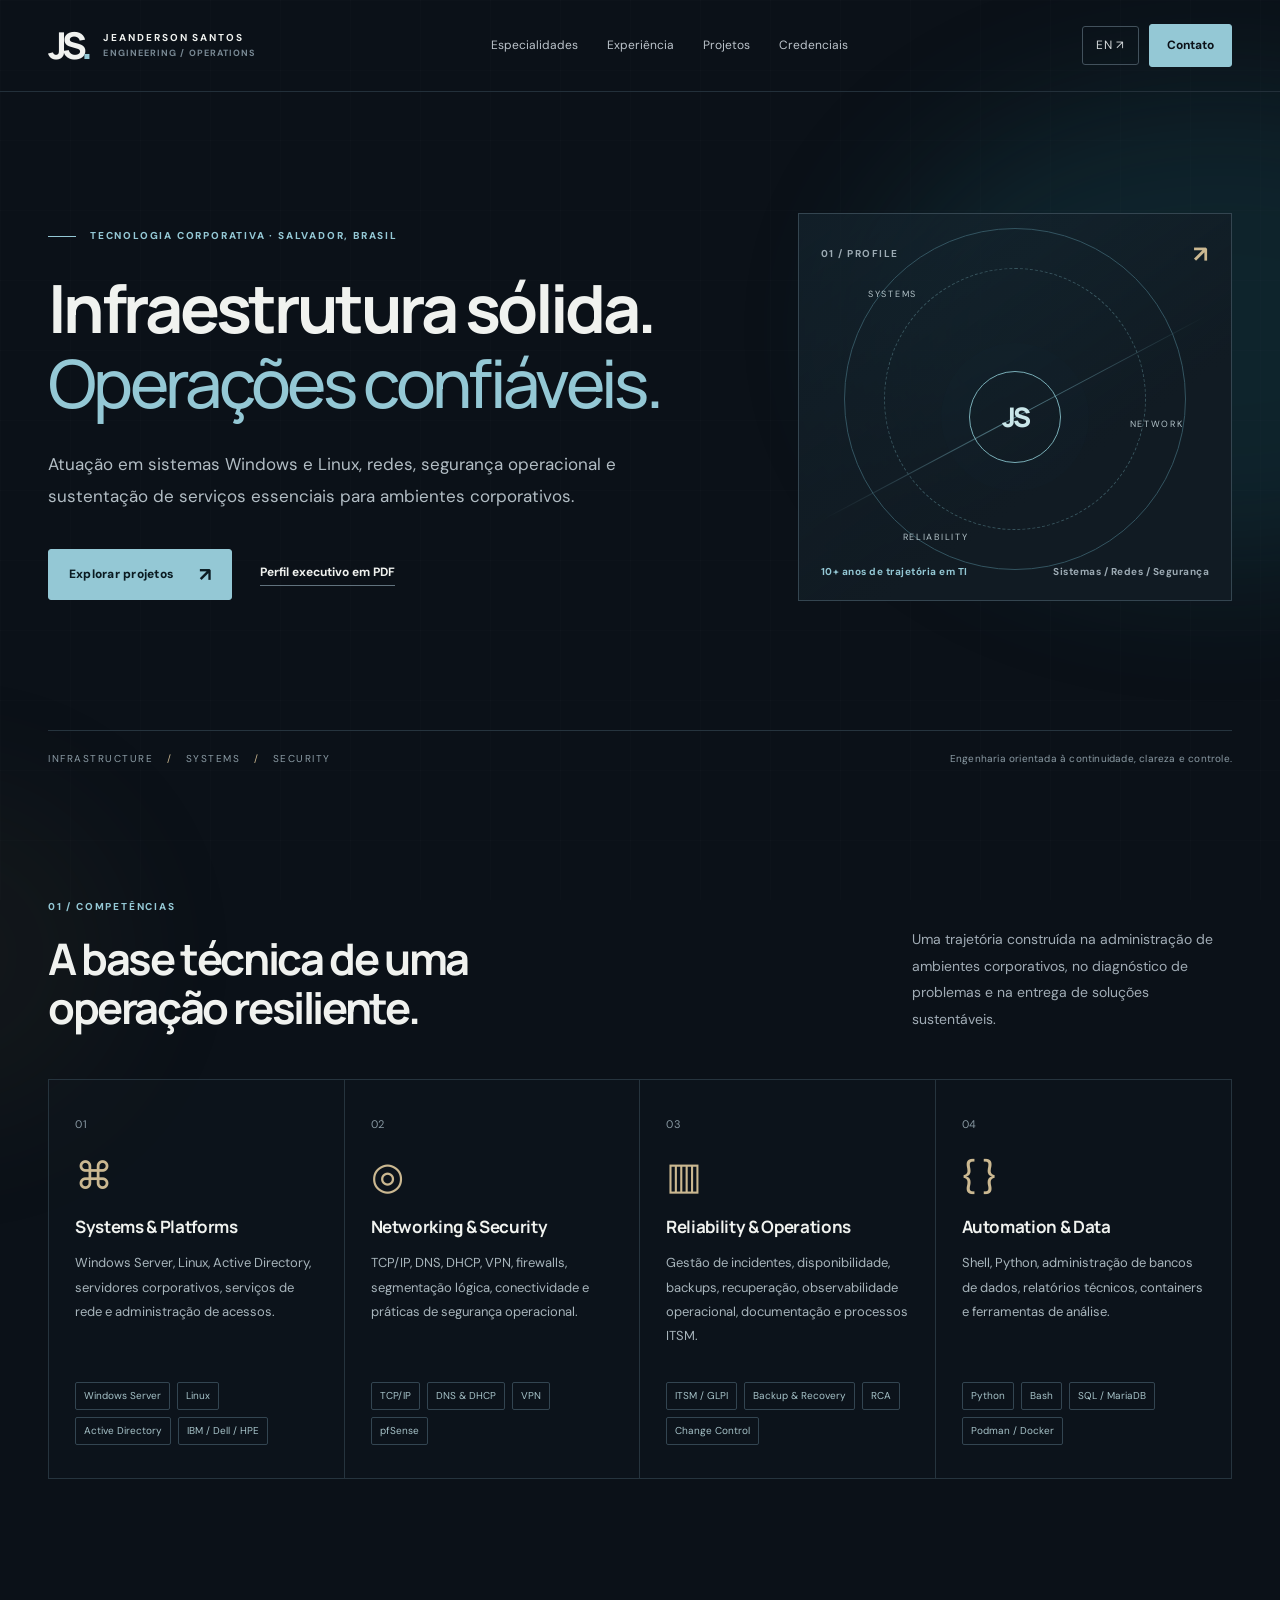
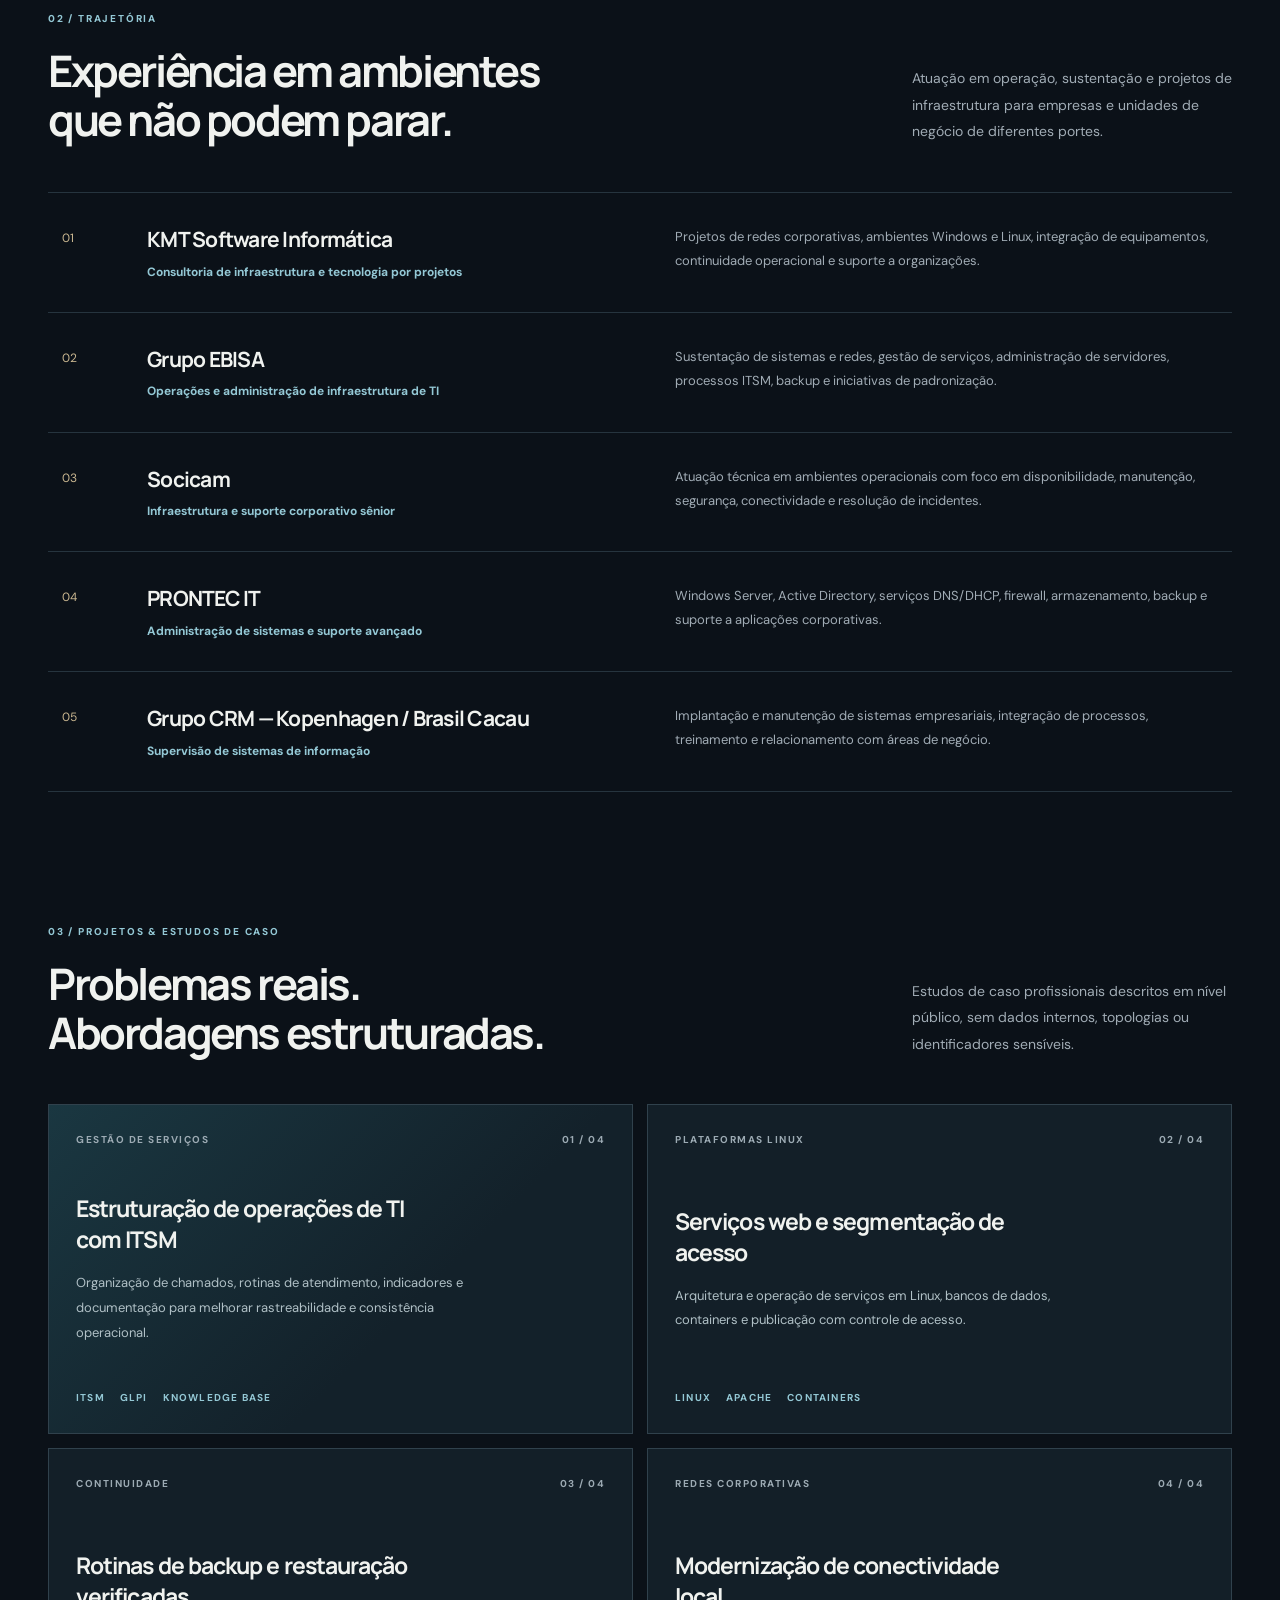
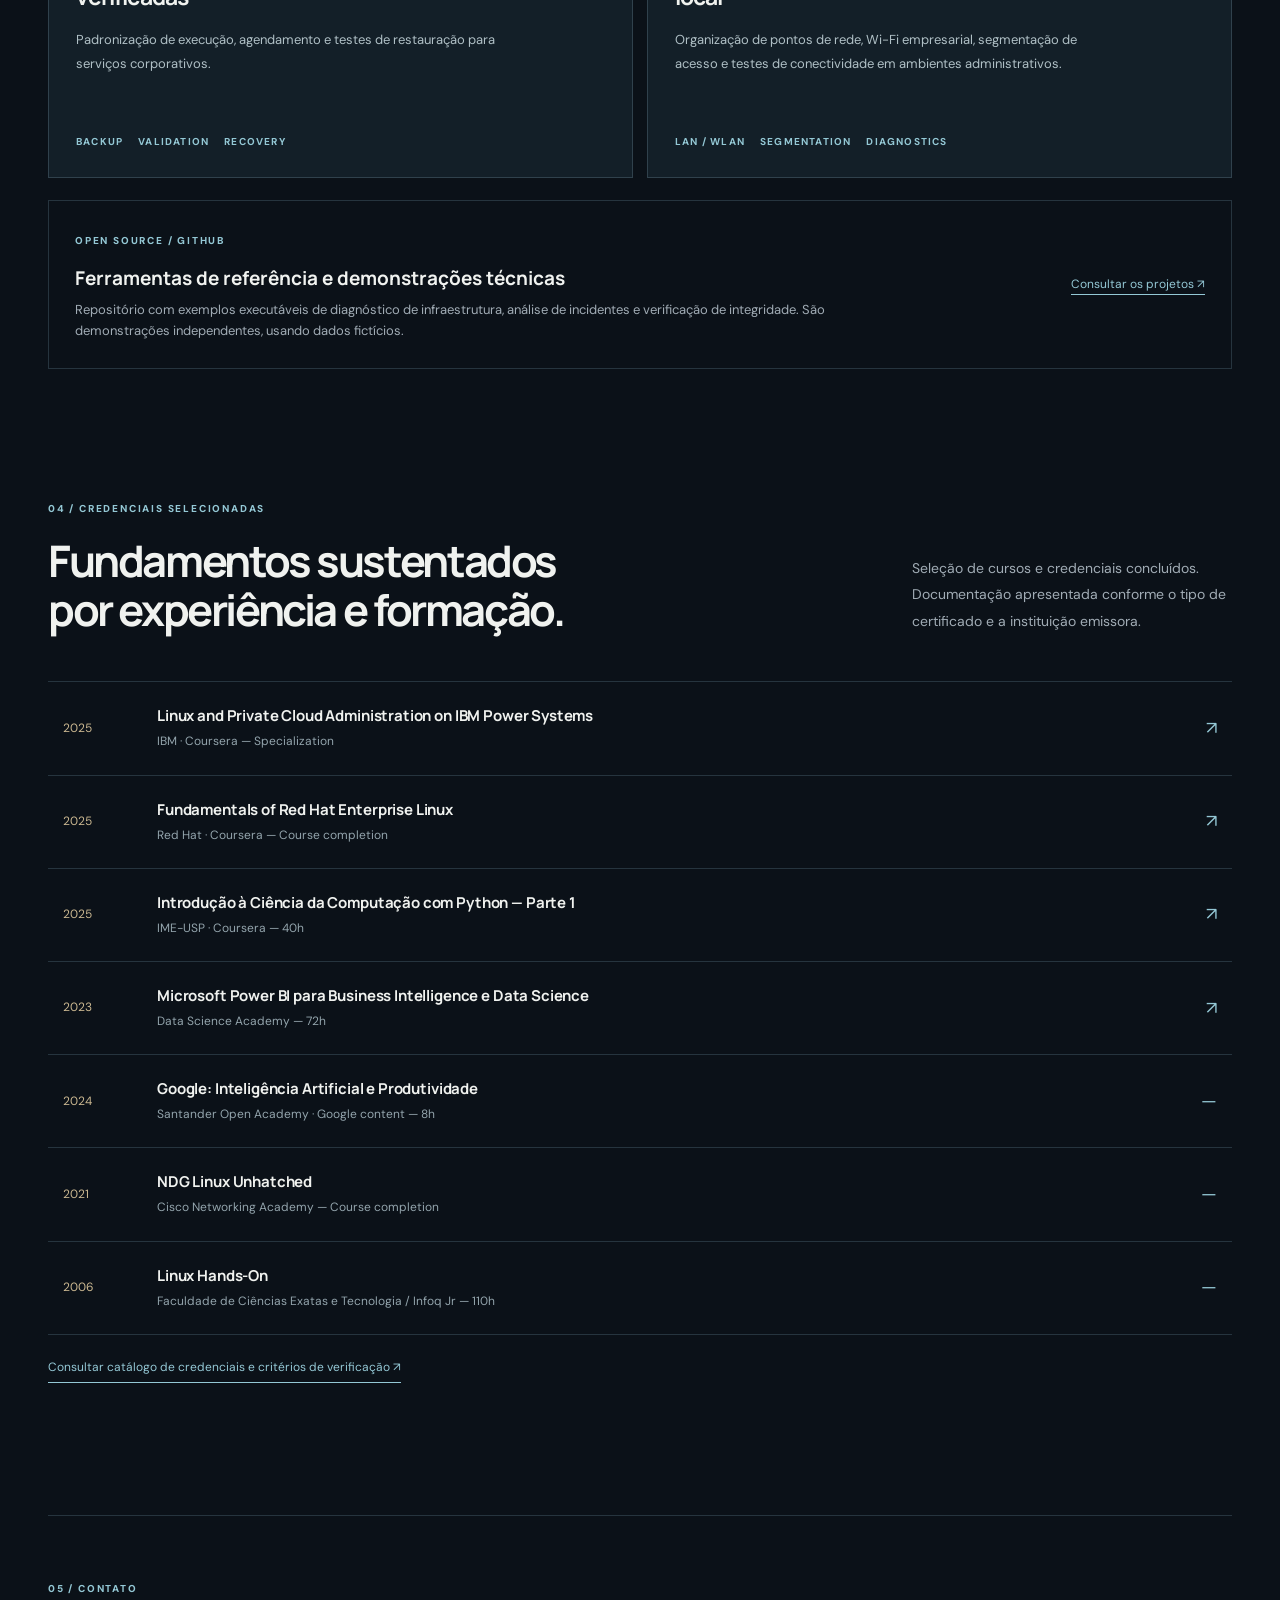
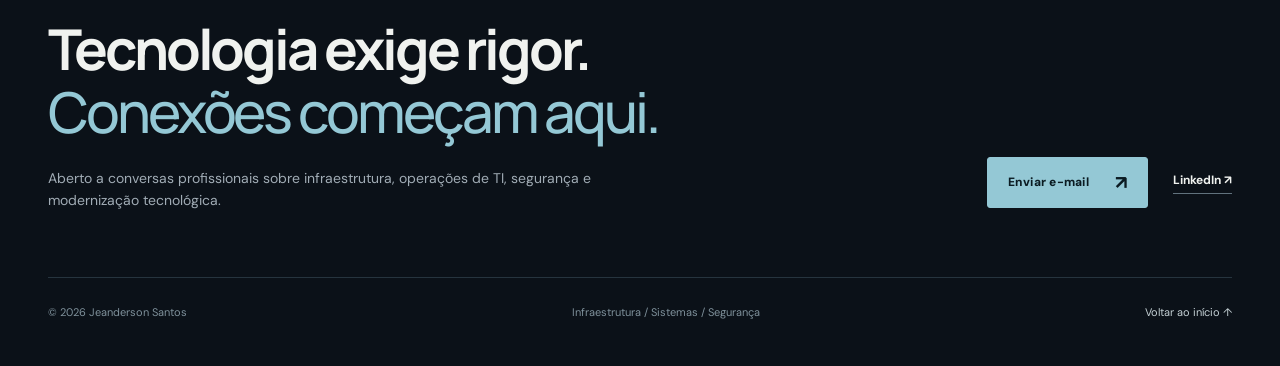
<file: index.html>
<!doctype html>
<html lang="pt-BR">
<head>
  <meta charset="UTF-8" />
  <meta name="viewport" content="width=device-width, initial-scale=1" />
  <meta name="theme-color" content="#0b1118" />
  <meta name="description" content="Jeanderson Santos — Infraestrutura e sistemas corporativos, segurança operacional, redes e automação." />
  <meta property="og:title" content="Jeanderson Santos | Infrastructure & Security" />
  <meta property="og:description" content="Systems administration, infrastructure operations, networking and security." />
  <meta property="og:type" content="website" />
  <link rel="icon" type="image/svg+xml" href="assets/img/favicon.svg" />
  <link rel="stylesheet" href="assets/css/styles.css" />
  <title>Jeanderson Santos — Infrastructure & Security</title>
</head>
<body>
<a class="skip" href="#main" data-i18n="skip">Pular para o conteúdo</a>
<div class="ambient ambient-a" aria-hidden="true"></div><div class="ambient ambient-b" aria-hidden="true"></div>
<header class="topbar">
  <a class="wordmark" href="#top" aria-label="Jeanderson Santos, início"><span class="mark">JS<span class="mark-dot">.</span></span><span class="mark-meta">JEANDERSON SANTOS<br/><small>ENGINEERING / OPERATIONS</small></span></a>
  <nav class="topnav" aria-label="Menu principal">
    <a href="#expertise" data-i18n="navExpertise">Especialidades</a>
    <a href="#work" data-i18n="navWork">Experiência</a>
    <a href="#cases" data-i18n="navCases">Projetos</a>
    <a href="#credentials" data-i18n="navCredentials">Credenciais</a>
  </nav>
  <div class="header-actions"><button class="lang" type="button" id="languageToggle" aria-label="Change language">EN <span aria-hidden="true">↗</span></button><a class="header-contact" href="#contact" data-i18n="contact">Contato</a></div>
</header>
<main id="main">
  <section class="hero shell" id="top" aria-labelledby="heroTitle">
    <div class="hero-copy">
      <div class="eyebrow"><span class="eyebrow-line"></span><span data-i18n="heroKicker">TECNOLOGIA CORPORATIVA · SALVADOR, BRASIL</span></div>
      <h1 id="heroTitle" data-i18n-html="heroTitle">Infraestrutura sólida.<br/><em>Operações confiáveis.</em></h1>
      <p class="hero-lead" data-i18n="heroLead">Atuação em sistemas Windows e Linux, redes, segurança operacional e sustentação de serviços essenciais para ambientes corporativos.</p>
      <div class="hero-actions"><a class="primary" href="#cases"><span data-i18n="explore">Explorar projetos</span> <span aria-hidden="true">↗</span></a><a class="textlink" href="resume/Jeanderson_Santos_Perfil_Executivo_PT.pdf" id="resumeLink" data-i18n="downloadResume">Perfil executivo em PDF</a></div>
    </div>
    <div class="hero-aside" aria-label="Professional summary">
      <div class="hero-side-top"><span>01 / PROFILE</span><span class="hero-sign" aria-hidden="true">↗</span></div>
      <div class="axis" aria-hidden="true"><div class="axis-core">JS</div><div class="axis-line"></div><span class="axis-t1">SYSTEMS</span><span class="axis-t2">NETWORK</span><span class="axis-t3">RELIABILITY</span></div>
      <div class="hero-side-bottom"><span class="tint" data-i18n="years">10+ anos de trajetória em TI</span><span data-i18n="heroTags">Sistemas / Redes / Segurança</span></div>
    </div>
    <div class="hero-foot"><span>INFRASTRUCTURE <span class="slim">/</span> SYSTEMS <span class="slim">/</span> SECURITY</span><span class="hero-foot-right" data-i18n="heroNote">Engenharia orientada à continuidade, clareza e controle.</span></div>
  </section>
  <section class="section shell" id="expertise"><div class="section-heading"><div><div class="section-label">01 / <span data-i18n="labelExpertise">COMPETÊNCIAS</span></div><h2 data-i18n-html="expertiseTitle">A base técnica de uma<br/>operação resiliente.</h2></div><p data-i18n="expertiseIntro">Uma trajetória construída na administração de ambientes corporativos, no diagnóstico de problemas e na entrega de soluções sustentáveis.</p></div>
    <div class="expertise-grid">
      <article class="expertise-item"><span class="expertise-index">01</span><div class="expertise-icon" aria-hidden="true">⌘</div><h3 data-i18n="systems">Systems & Platforms</h3><p data-i18n="systemsDesc">Windows Server, Linux, Active Directory, servidores corporativos, serviços de rede e administração de acessos.</p><div class="tags"><span>Windows Server</span><span>Linux</span><span>Active Directory</span><span>IBM / Dell / HPE</span></div></article>
      <article class="expertise-item"><span class="expertise-index">02</span><div class="expertise-icon" aria-hidden="true">◎</div><h3 data-i18n="network">Networking & Security</h3><p data-i18n="networkDesc">TCP/IP, DNS, DHCP, VPN, firewalls, segmentação lógica, conectividade e práticas de segurança operacional.</p><div class="tags"><span>TCP/IP</span><span>DNS & DHCP</span><span>VPN</span><span>pfSense</span></div></article>
      <article class="expertise-item"><span class="expertise-index">03</span><div class="expertise-icon" aria-hidden="true">▥</div><h3 data-i18n="reliability">Reliability & Operations</h3><p data-i18n="reliabilityDesc">Gestão de incidentes, disponibilidade, backups, recuperação, observabilidade operacional, documentação e processos ITSM.</p><div class="tags"><span>ITSM / GLPI</span><span>Backup & Recovery</span><span>RCA</span><span>Change Control</span></div></article>
      <article class="expertise-item"><span class="expertise-index">04</span><div class="expertise-icon" aria-hidden="true">{ }</div><h3 data-i18n="automation">Automation & Data</h3><p data-i18n="automationDesc">Shell, Python, administração de bancos de dados, relatórios técnicos, containers e ferramentas de análise.</p><div class="tags"><span>Python</span><span>Bash</span><span>SQL / MariaDB</span><span>Podman / Docker</span></div></article>
    </div>
  </section>
  <section class="section shell" id="work"><div class="section-heading"><div><div class="section-label">02 / <span data-i18n="labelWork">TRAJETÓRIA</span></div><h2 data-i18n-html="workTitle">Experiência em ambientes<br/>que não podem parar.</h2></div><p data-i18n="workIntro">Atuação em operação, sustentação e projetos de infraestrutura para empresas e unidades de negócio de diferentes portes.</p></div>
  <div class="timeline">
    <article class="role"><div class="role-no">01</div><div><h3>KMT Software Informática</h3><p class="role-title" data-i18n="role1">Consultoria de infraestrutura e tecnologia por projetos</p></div><p data-i18n="role1Desc">Projetos de redes corporativas, ambientes Windows e Linux, integração de equipamentos, continuidade operacional e suporte a organizações.</p></article>
    <article class="role"><div class="role-no">02</div><div><h3>Grupo EBISA</h3><p class="role-title" data-i18n="role2">Operações e administração de infraestrutura de TI</p></div><p data-i18n="role2Desc">Sustentação de sistemas e redes, gestão de serviços, administração de servidores, processos ITSM, backup e iniciativas de padronização.</p></article>
    <article class="role"><div class="role-no">03</div><div><h3>Socicam</h3><p class="role-title" data-i18n="role3">Infraestrutura e suporte corporativo sênior</p></div><p data-i18n="role3Desc">Atuação técnica em ambientes operacionais com foco em disponibilidade, manutenção, segurança, conectividade e resolução de incidentes.</p></article>
    <article class="role"><div class="role-no">04</div><div><h3>PRONTEC IT</h3><p class="role-title" data-i18n="role4">Administração de sistemas e suporte avançado</p></div><p data-i18n="role4Desc">Windows Server, Active Directory, serviços DNS/DHCP, firewall, armazenamento, backup e suporte a aplicações corporativas.</p></article>
    <article class="role"><div class="role-no">05</div><div><h3>Grupo CRM — Kopenhagen / Brasil Cacau</h3><p class="role-title" data-i18n="role5">Supervisão de sistemas de informação</p></div><p data-i18n="role5Desc">Implantação e manutenção de sistemas empresariais, integração de processos, treinamento e relacionamento com áreas de negócio.</p></article>
  </div></section>
  <section class="section shell" id="cases"><div class="section-heading"><div><div class="section-label">03 / <span data-i18n="labelCases">PROJETOS & ESTUDOS DE CASO</span></div><h2 data-i18n-html="casesTitle">Problemas reais.<br/>Abordagens estruturadas.</h2></div><p data-i18n="casesIntro">Estudos de caso profissionais descritos em nível público, sem dados internos, topologias ou identificadores sensíveis.</p></div>
    <div class="cases-grid">
      <article class="case featured"><div class="case-top"><span data-i18n="caseType1">GESTÃO DE SERVIÇOS</span><span>01 / 04</span></div><div><h3 data-i18n="caseTitle1">Estruturação de operações de TI com ITSM</h3><p data-i18n="caseText1">Organização de chamados, rotinas de atendimento, indicadores e documentação para melhorar rastreabilidade e consistência operacional.</p></div><div class="case-footer"><span>ITSM</span><span>GLPI</span><span>KNOWLEDGE BASE</span></div></article>
      <article class="case"><div class="case-top"><span data-i18n="caseType2">PLATAFORMAS LINUX</span><span>02 / 04</span></div><div><h3 data-i18n="caseTitle2">Serviços web e segmentação de acesso</h3><p data-i18n="caseText2">Arquitetura e operação de serviços em Linux, bancos de dados, containers e publicação com controle de acesso.</p></div><div class="case-footer"><span>LINUX</span><span>APACHE</span><span>CONTAINERS</span></div></article>
      <article class="case"><div class="case-top"><span data-i18n="caseType3">CONTINUIDADE</span><span>03 / 04</span></div><div><h3 data-i18n="caseTitle3">Rotinas de backup e restauração verificadas</h3><p data-i18n="caseText3">Padronização de execução, agendamento e testes de restauração para serviços corporativos.</p></div><div class="case-footer"><span>BACKUP</span><span>VALIDATION</span><span>RECOVERY</span></div></article>
      <article class="case"><div class="case-top"><span data-i18n="caseType4">REDES CORPORATIVAS</span><span>04 / 04</span></div><div><h3 data-i18n="caseTitle4">Modernização de conectividade local</h3><p data-i18n="caseText4">Organização de pontos de rede, Wi-Fi empresarial, segmentação de acesso e testes de conectividade em ambientes administrativos.</p></div><div class="case-footer"><span>LAN / WLAN</span><span>SEGMENTATION</span><span>DIAGNOSTICS</span></div></article>
    </div>
    <div class="lab-strip"><div><span class="section-label">OPEN SOURCE / GITHUB</span><h3 data-i18n="labTitle">Ferramentas de referência e demonstrações técnicas</h3><p data-i18n="labText">Repositório com exemplos executáveis de diagnóstico de infraestrutura, análise de incidentes e verificação de integridade. São demonstrações independentes, usando dados fictícios.</p></div><a href="labs.html" data-i18n="labLink">Consultar os projetos ↗</a></div>
  </section>
  <section class="section shell" id="credentials"><div class="section-heading"><div><div class="section-label">04 / <span data-i18n="labelCred">CREDENCIAIS SELECIONADAS</span></div><h2 data-i18n-html="credentialsTitle">Fundamentos sustentados<br/>por experiência e formação.</h2></div><p data-i18n="credentialsIntro">Seleção de cursos e credenciais concluídos. Documentação apresentada conforme o tipo de certificado e a instituição emissora.</p></div>
    <div class="credentials-list">
      <a class="credential" href="https://www.coursera.org/verify/specialization/4ZNZSTTJADUZ" target="_blank" rel="noopener noreferrer"><span class="cred-year">2025</span><span class="cred-content"><strong>Linux and Private Cloud Administration on IBM Power Systems</strong><small>IBM · Coursera — Specialization</small></span><span class="cred-arrow">↗</span></a>
      <a class="credential" href="https://www.coursera.org/verify/VQ5MHWJ8ZXFO" target="_blank" rel="noopener noreferrer"><span class="cred-year">2025</span><span class="cred-content"><strong>Fundamentals of Red Hat Enterprise Linux</strong><small>Red Hat · Coursera — Course completion</small></span><span class="cred-arrow">↗</span></a>
      <a class="credential" href="https://www.coursera.org/verify/7KACQRL7ZUNK" target="_blank" rel="noopener noreferrer"><span class="cred-year">2025</span><span class="cred-content"><strong>Introdução à Ciência da Computação com Python — Parte 1</strong><small>IME-USP · Coursera — 40h</small></span><span class="cred-arrow">↗</span></a>
      <a class="credential" href="https://mycourse.app/H9T2U38CRkkEZYLs9" target="_blank" rel="noopener noreferrer"><span class="cred-year">2023</span><span class="cred-content"><strong>Microsoft Power BI para Business Intelligence e Data Science</strong><small>Data Science Academy — 72h</small></span><span class="cred-arrow">↗</span></a>
      <div class="credential no-link"><span class="cred-year">2024</span><span class="cred-content"><strong>Google: Inteligência Artificial e Produtividade</strong><small>Santander Open Academy · Google content — 8h</small></span><span class="cred-arrow">—</span></div>
      <div class="credential no-link"><span class="cred-year">2021</span><span class="cred-content"><strong>NDG Linux Unhatched</strong><small>Cisco Networking Academy — Course completion</small></span><span class="cred-arrow">—</span></div>
      <div class="credential no-link"><span class="cred-year">2006</span><span class="cred-content"><strong>Linux Hands-On</strong><small>Faculdade de Ciências Exatas e Tecnologia / Infoq Jr — 110h</small></span><span class="cred-arrow">—</span></div>
    </div>
    <a class="credential-more" href="credentials.html" data-i18n="moreCredentials">Consultar catálogo de credenciais e critérios de verificação ↗</a>
  </section>
  <section class="contact shell" id="contact"><div><div class="section-label">05 / <span data-i18n="labelContact">CONTATO</span></div><h2 data-i18n-html="contactTitle">Tecnologia exige rigor.<br/><em>Conexões começam aqui.</em></h2><p data-i18n="contactText">Aberto a conversas profissionais sobre infraestrutura, operações de TI, segurança e modernização tecnológica.</p></div><div class="contact-links"><a class="primary" href="mailto:jeann.santtos@gmail.com"><span data-i18n="email">Enviar e-mail</span><span aria-hidden="true">↗</span></a><a class="textlink" href="https://www.linkedin.com/in/jeanderson-santos-1462b02a/" target="_blank" rel="noopener noreferrer">LinkedIn ↗</a></div></section>
</main>
<footer class="footer shell"><span>© <span id="year">2026</span> Jeanderson Santos</span><span data-i18n="footer">Infrastructure / Systems / Security</span><a href="#top" data-i18n="top">Voltar ao início ↑</a></footer>
<script src="assets/js/site.js" defer></script>
</body>
</html>
</file>
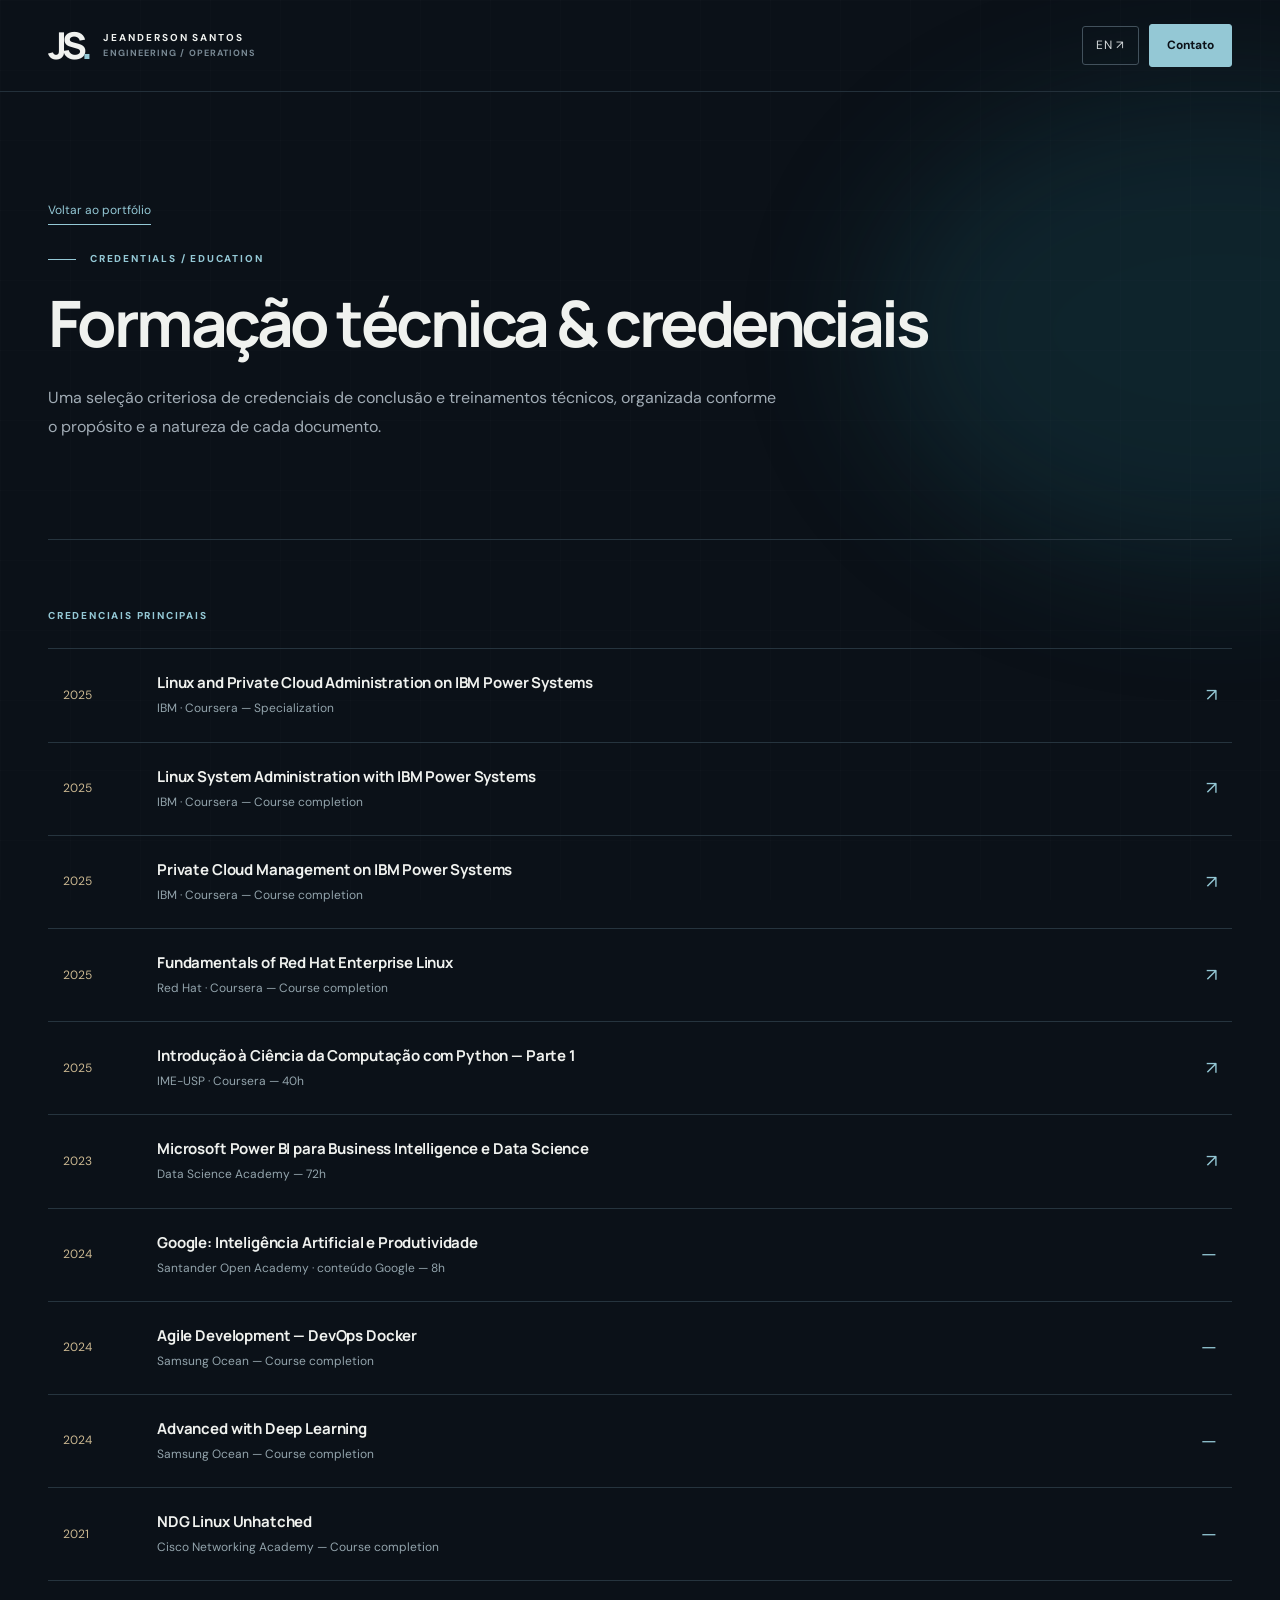
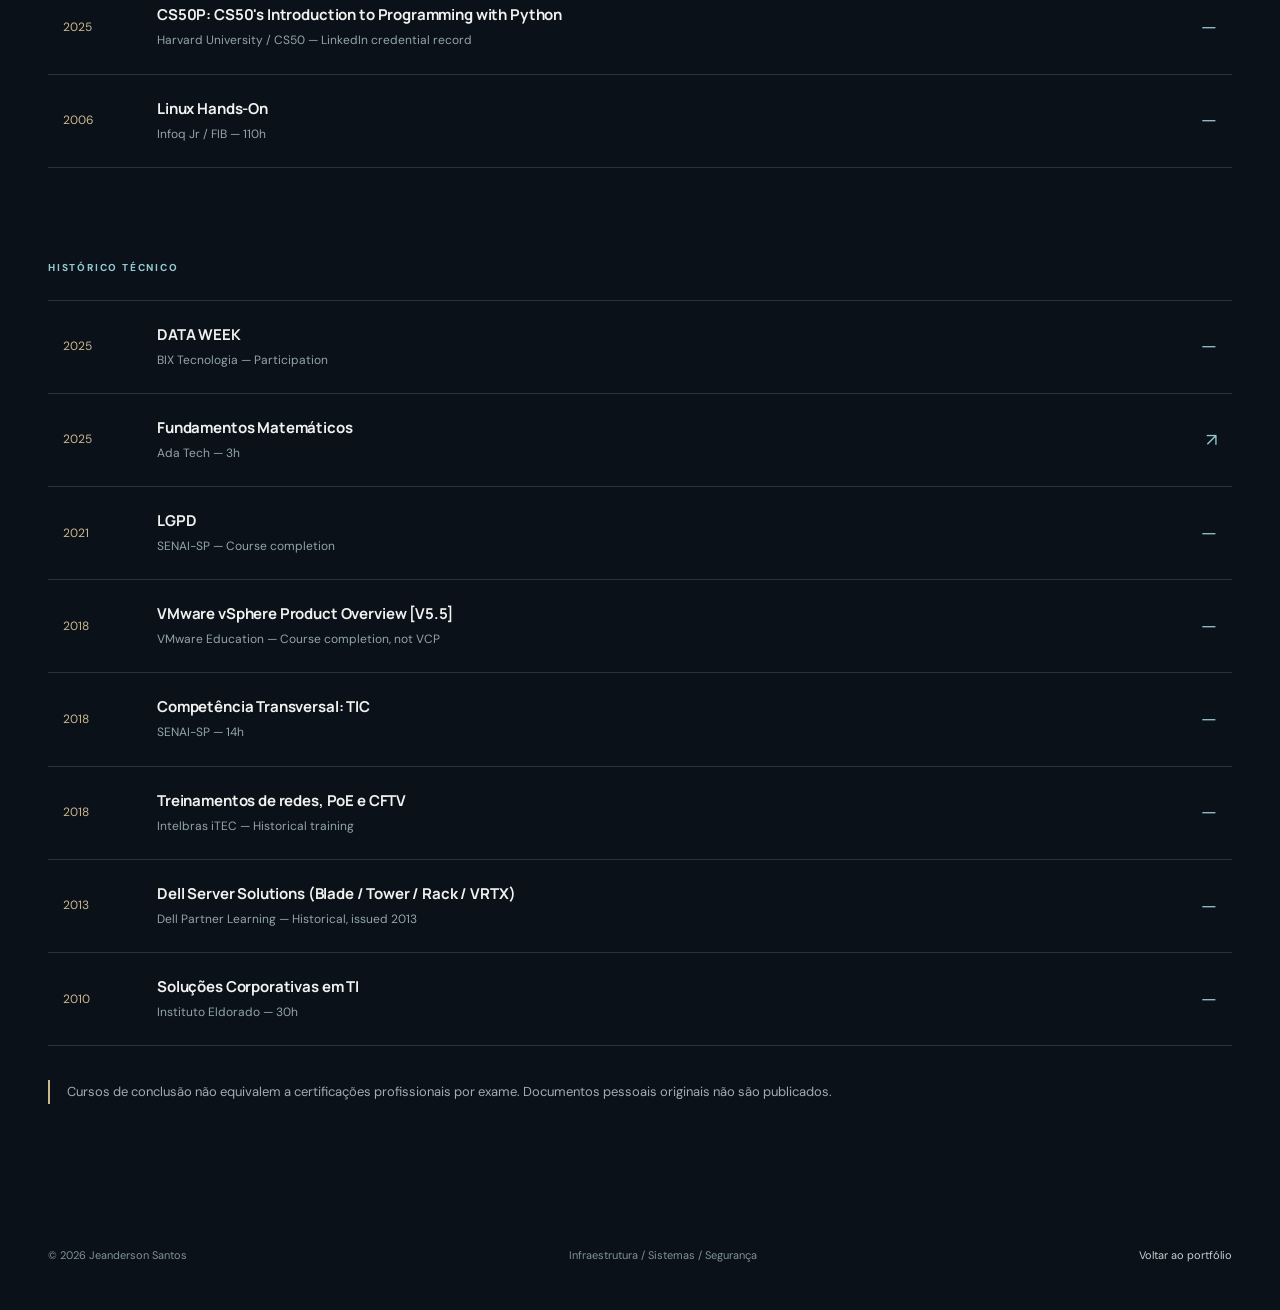
<file: credentials.html>
<!doctype html><html lang="pt-BR"><head><meta charset="UTF-8"/><meta name="viewport" content="width=device-width, initial-scale=1"/><meta name="theme-color" content="#0b1118"/><link rel="icon" type="image/svg+xml" href="assets/img/favicon.svg"/><link rel="stylesheet" href="assets/css/styles.css"/><title>Jeanderson Santos — Technical Portfolio</title></head><body><a class="skip" href="#main" data-i18n="skip">Pular para o conteúdo</a><div class="ambient ambient-a" aria-hidden="true"></div><header class="topbar"><a class="wordmark" href="index.html"><span class="mark">JS<span class="mark-dot">.</span></span><span class="mark-meta">JEANDERSON SANTOS<br/><small>ENGINEERING / OPERATIONS</small></span></a><div class="header-actions"><button class="lang" type="button" id="languageToggle">EN ↗</button><a class="header-contact" href="index.html#contact" data-i18n="contact">Contato</a></div></header><main class="innerpage shell" id="main"><section class="innerhero"><a href="index.html" class="backlink" data-i18n="backHome">Voltar ao portfólio</a><div class="eyebrow"><span class="eyebrow-line"></span> CREDENTIALS / EDUCATION</div><h1 data-i18n="detailCredTitle">Formação técnica & credenciais</h1><p data-i18n="detailCredLead">Uma seleção criteriosa de credenciais de conclusão e treinamentos técnicos, organizada conforme o propósito e a natureza de cada documento.</p></section><section class="subsection"><div class="section-label" data-i18n="credFeatured">CREDENCIAIS PRINCIPAIS</div><div class="credentials-list"><a class="credential" href="https://www.coursera.org/verify/specialization/4ZNZSTTJADUZ" target="_blank" rel="noopener noreferrer"><span class="cred-year">2025</span><span class="cred-content"><strong>Linux and Private Cloud Administration on IBM Power Systems</strong><small>IBM · Coursera — Specialization</small></span><span class="cred-arrow">↗</span></a><a class="credential" href="https://www.coursera.org/verify/UG0DOTYBHAKU" target="_blank" rel="noopener noreferrer"><span class="cred-year">2025</span><span class="cred-content"><strong>Linux System Administration with IBM Power Systems</strong><small>IBM · Coursera — Course completion</small></span><span class="cred-arrow">↗</span></a><a class="credential" href="https://www.coursera.org/verify/PG8X0JPZDBYA" target="_blank" rel="noopener noreferrer"><span class="cred-year">2025</span><span class="cred-content"><strong>Private Cloud Management on IBM Power Systems</strong><small>IBM · Coursera — Course completion</small></span><span class="cred-arrow">↗</span></a><a class="credential" href="https://www.coursera.org/verify/VQ5MHWJ8ZXFO" target="_blank" rel="noopener noreferrer"><span class="cred-year">2025</span><span class="cred-content"><strong>Fundamentals of Red Hat Enterprise Linux</strong><small>Red Hat · Coursera — Course completion</small></span><span class="cred-arrow">↗</span></a><a class="credential" href="https://www.coursera.org/verify/7KACQRL7ZUNK" target="_blank" rel="noopener noreferrer"><span class="cred-year">2025</span><span class="cred-content"><strong>Introdução à Ciência da Computação com Python — Parte 1</strong><small>IME-USP · Coursera — 40h</small></span><span class="cred-arrow">↗</span></a><a class="credential" href="https://mycourse.app/H9T2U38CRkkEZYLs9" target="_blank" rel="noopener noreferrer"><span class="cred-year">2023</span><span class="cred-content"><strong>Microsoft Power BI para Business Intelligence e Data Science</strong><small>Data Science Academy — 72h</small></span><span class="cred-arrow">↗</span></a><div class="credential no-link"><span class="cred-year">2024</span><span class="cred-content"><strong>Google: Inteligência Artificial e Produtividade</strong><small>Santander Open Academy · conteúdo Google — 8h</small></span><span class="cred-arrow">—</span></div><div class="credential no-link"><span class="cred-year">2024</span><span class="cred-content"><strong>Agile Development — DevOps Docker</strong><small>Samsung Ocean — Course completion</small></span><span class="cred-arrow">—</span></div><div class="credential no-link"><span class="cred-year">2024</span><span class="cred-content"><strong>Advanced with Deep Learning</strong><small>Samsung Ocean — Course completion</small></span><span class="cred-arrow">—</span></div><div class="credential no-link"><span class="cred-year">2021</span><span class="cred-content"><strong>NDG Linux Unhatched</strong><small>Cisco Networking Academy — Course completion</small></span><span class="cred-arrow">—</span></div><div class="credential no-link"><span class="cred-year">2025</span><span class="cred-content"><strong>CS50P: CS50&#39;s Introduction to Programming with Python</strong><small>Harvard University / CS50 — LinkedIn credential record</small></span><span class="cred-arrow">—</span></div><div class="credential no-link"><span class="cred-year">2006</span><span class="cred-content"><strong>Linux Hands-On</strong><small>Infoq Jr / FIB — 110h</small></span><span class="cred-arrow">—</span></div></div></section><section class="subsection"><div class="section-label" data-i18n="credHistorical">HISTÓRICO TÉCNICO</div><div class="credentials-list"><div class="credential no-link"><span class="cred-year">2025</span><span class="cred-content"><strong>DATA WEEK</strong><small>BIX Tecnologia — Participation</small></span><span class="cred-arrow">—</span></div><a class="credential" href="https://ada.tech/certificado?code=fcedc4e5-b566-8cf7-27a4-89bac8e6cd4f" target="_blank" rel="noopener noreferrer"><span class="cred-year">2025</span><span class="cred-content"><strong>Fundamentos Matemáticos</strong><small>Ada Tech — 3h</small></span><span class="cred-arrow">↗</span></a><div class="credential no-link"><span class="cred-year">2021</span><span class="cred-content"><strong>LGPD</strong><small>SENAI-SP — Course completion</small></span><span class="cred-arrow">—</span></div><div class="credential no-link"><span class="cred-year">2018</span><span class="cred-content"><strong>VMware vSphere Product Overview [V5.5]</strong><small>VMware Education — Course completion, not VCP</small></span><span class="cred-arrow">—</span></div><div class="credential no-link"><span class="cred-year">2018</span><span class="cred-content"><strong>Competência Transversal: TIC</strong><small>SENAI-SP — 14h</small></span><span class="cred-arrow">—</span></div><div class="credential no-link"><span class="cred-year">2018</span><span class="cred-content"><strong>Treinamentos de redes, PoE e CFTV</strong><small>Intelbras iTEC — Historical training</small></span><span class="cred-arrow">—</span></div><div class="credential no-link"><span class="cred-year">2013</span><span class="cred-content"><strong>Dell Server Solutions (Blade / Tower / Rack / VRTX)</strong><small>Dell Partner Learning — Historical, issued 2013</small></span><span class="cred-arrow">—</span></div><div class="credential no-link"><span class="cred-year">2010</span><span class="cred-content"><strong>Soluções Corporativas em TI</strong><small>Instituto Eldorado — 30h</small></span><span class="cred-arrow">—</span></div></div><p class="note" data-i18n="credDisclosure">Cursos de conclusão não equivalem a certificações profissionais por exame. Documentos pessoais originais não são publicados.</p></section></main><footer class="footer shell mini-footer"><span>© <span id="year">2026</span> Jeanderson Santos</span><span data-i18n="footer">Infrastructure / Systems / Security</span><a href="index.html" data-i18n="backHome">Voltar ao portfólio</a></footer><script src="assets/js/site.js" defer></script></body></html>
</file>
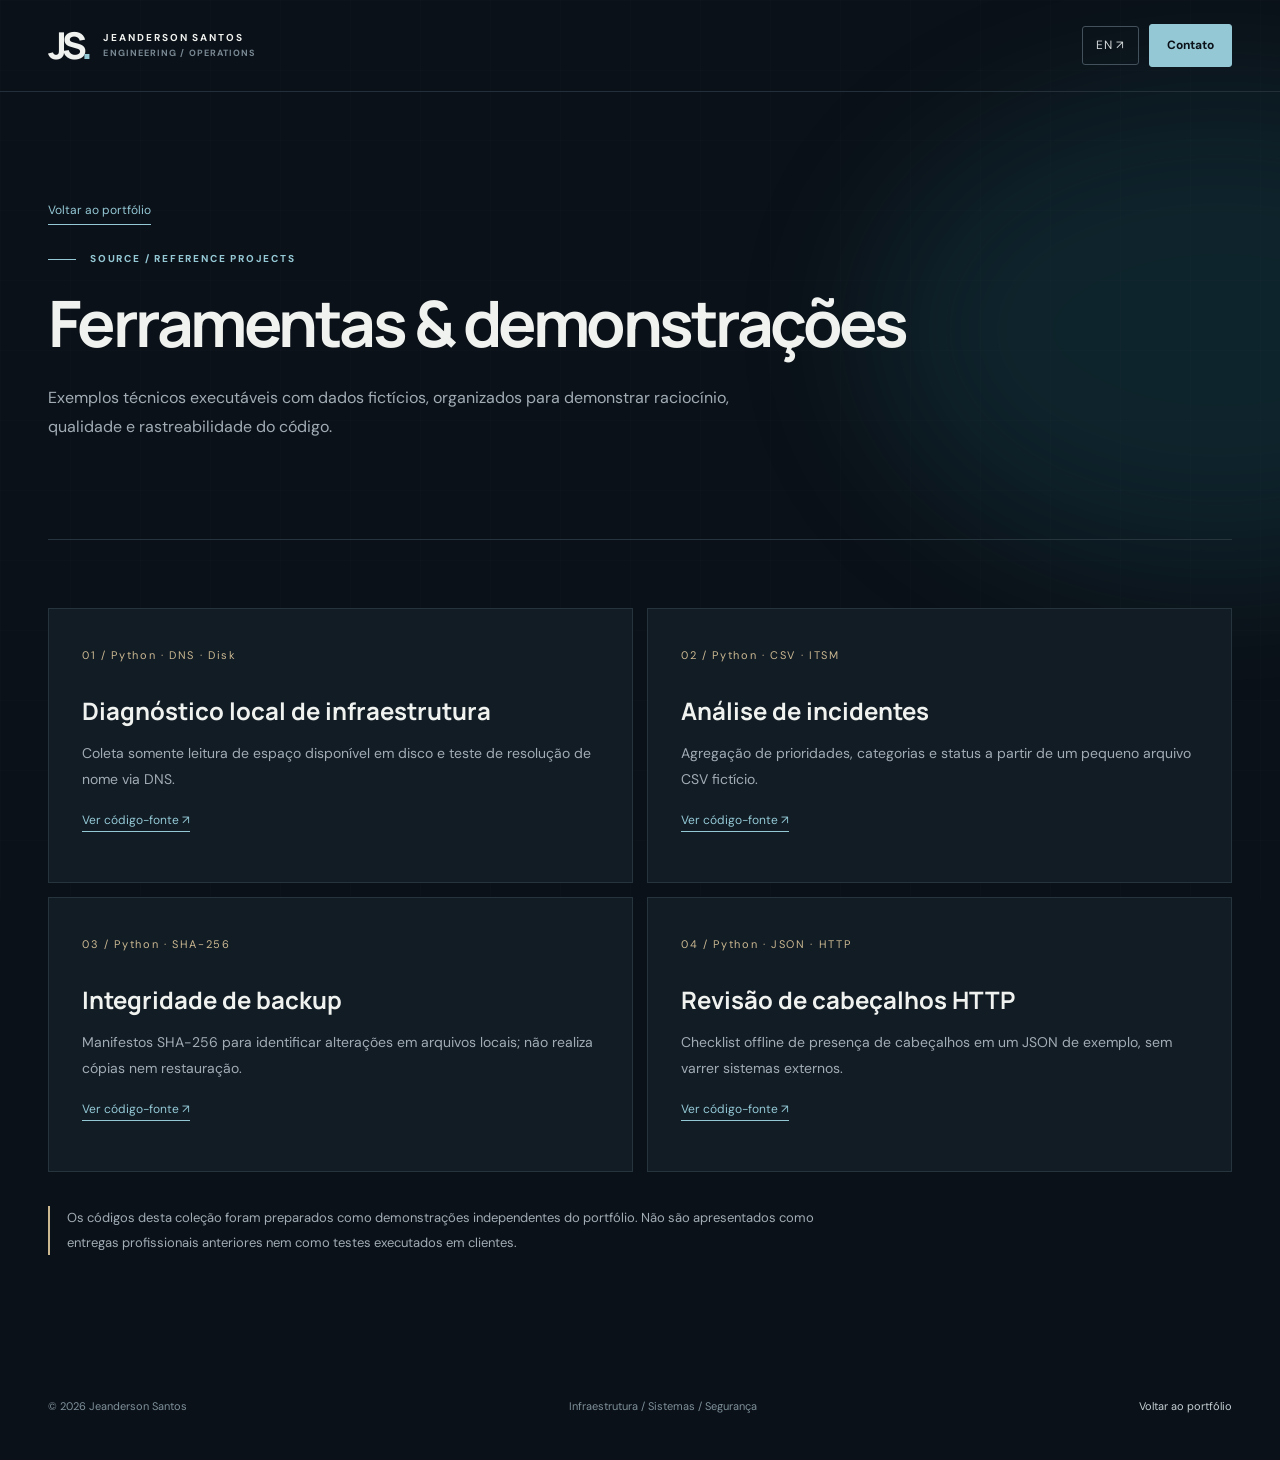
<file: labs.html>
<!doctype html><html lang="pt-BR"><head><meta charset="UTF-8"/><meta name="viewport" content="width=device-width, initial-scale=1"/><meta name="theme-color" content="#0b1118"/><link rel="icon" type="image/svg+xml" href="assets/img/favicon.svg"/><link rel="stylesheet" href="assets/css/styles.css"/><title>Jeanderson Santos — Technical Portfolio</title></head><body><a class="skip" href="#main" data-i18n="skip">Pular para o conteúdo</a><div class="ambient ambient-a" aria-hidden="true"></div><header class="topbar"><a class="wordmark" href="index.html"><span class="mark">JS<span class="mark-dot">.</span></span><span class="mark-meta">JEANDERSON SANTOS<br/><small>ENGINEERING / OPERATIONS</small></span></a><div class="header-actions"><button class="lang" type="button" id="languageToggle">EN ↗</button><a class="header-contact" href="index.html#contact" data-i18n="contact">Contato</a></div></header><main class="innerpage shell" id="main"><section class="innerhero"><a href="index.html" class="backlink" data-i18n="backHome">Voltar ao portfólio</a><div class="eyebrow"><span class="eyebrow-line"></span> SOURCE / REFERENCE PROJECTS</div><h1 data-i18n="detailLabTitle">Ferramentas & demonstrações</h1><p data-i18n="detailLabLead">Exemplos técnicos executáveis com dados fictícios, organizados para demonstrar raciocínio, qualidade e rastreabilidade do código.</p></section><section class="subsection"><div class="labpages"><article class="labpage"><span class="labno">01 / Python · DNS · Disk</span><h3 data-i18n="lab1"></h3><p data-i18n="lab1Text"></p><a href="projects/infra-health/healthcheck.py" data-i18n="viewCode">Ver código-fonte ↗</a></article><article class="labpage"><span class="labno">02 / Python · CSV · ITSM</span><h3 data-i18n="lab2"></h3><p data-i18n="lab2Text"></p><a href="projects/incident-insights/analyze.py" data-i18n="viewCode">Ver código-fonte ↗</a></article><article class="labpage"><span class="labno">03 / Python · SHA-256</span><h3 data-i18n="lab3"></h3><p data-i18n="lab3Text"></p><a href="projects/backup-integrity/integrity.py" data-i18n="viewCode">Ver código-fonte ↗</a></article><article class="labpage"><span class="labno">04 / Python · JSON · HTTP</span><h3 data-i18n="lab4"></h3><p data-i18n="lab4Text"></p><a href="projects/security-headers/review.py" data-i18n="viewCode">Ver código-fonte ↗</a></article></div><p class="note" data-i18n="labDisclaimer">Os códigos desta coleção foram preparados como demonstrações independentes do portfólio. Não são apresentados como entregas profissionais anteriores nem como testes executados em clientes.</p></section></main><footer class="footer shell mini-footer"><span>© <span id="year">2026</span> Jeanderson Santos</span><span data-i18n="footer">Infrastructure / Systems / Security</span><a href="index.html" data-i18n="backHome">Voltar ao portfólio</a></footer><script src="assets/js/site.js" defer></script></body></html>
</file>
<file: assets/css/styles.css>
@import url('https://fonts.googleapis.com/css2?family=DM+Sans:wght@400;450;500;600;700&family=Manrope:wght@400;500;600;700;800&display=swap');
:root{color-scheme:dark;--bg:#0b1118;--surface:#121c25;--surface2:#17232e;--line:#26343e;--white:#f0f2ef;--muted:#a1acb5;--blue:#94c8d5;--gold:#cbb891;--font:'DM Sans',Arial,sans-serif;--display:'Manrope',Arial,sans-serif}*{box-sizing:border-box}html{scroll-behavior:smooth}body{margin:0;background:var(--bg);color:var(--white);font-family:var(--font);line-height:1.6;font-size:15px;overflow-x:hidden}body::before{content:'';position:fixed;inset:0;background-image:linear-gradient(rgba(255,255,255,.011) 1px,transparent 1px),linear-gradient(90deg,rgba(255,255,255,.01) 1px,transparent 1px);background-size:70px 70px;pointer-events:none;z-index:-1}.ambient{position:absolute;z-index:-1;border-radius:100%;pointer-events:none;filter:blur(70px);opacity:.22}.ambient-a{width:700px;height:480px;right:-290px;top:90px;background:#1e6875}.ambient-b{width:350px;height:350px;left:-220px;top:780px;background:#736743;opacity:.07}.shell{width:min(1240px,calc(100% - 96px));margin-inline:auto}.skip{position:absolute;top:-80px;left:24px;z-index:9;padding:12px 16px;background:white;color:black}.skip:focus{top:12px}a{color:inherit;text-decoration:none}button{font:inherit}.topbar{display:flex;align-items:center;justify-content:space-between;height:92px;max-width:1370px;margin:auto;padding:0 48px;border-bottom:1px solid #23303a;gap:24px}.wordmark{display:flex;align-items:center;gap:16px;flex-shrink:0}.mark{font-family:var(--display);font-size:37px;font-weight:800;letter-spacing:-.14em;line-height:1}.mark-dot{color:var(--blue)}.mark-meta{font-size:10px;letter-spacing:.19em;line-height:1.55;font-weight:700}.mark-meta small{color:#798994;font-size:9px;letter-spacing:.12em}.topnav{display:flex;gap:29px;font-size:12px;color:#bcc4cb}.topnav a:hover,.textlink:hover,.footer a:hover{color:var(--blue)}.header-actions{display:flex;gap:10px;align-items:center}.lang{color:#d4d9db;background:none;border:1px solid #42515c;padding:9px 13px;border-radius:3px;cursor:pointer;font-size:12px;letter-spacing:.06em}.lang:hover{background:#21323f}.lang span{color:var(--blue)}.header-contact{border:1px solid var(--blue);color:var(--bg);background:var(--blue);font-size:12px;font-weight:700;padding:11px 17px;border-radius:3px}.header-contact:hover{background:#b5dfe7}.hero{min-height:695px;padding-top:106px;display:grid;grid-template-columns:minmax(0,1.22fr) minmax(300px,.78fr);grid-template-rows:1fr auto;gap:0 6%;}.hero-copy{padding-top:30px}.eyebrow,.section-label,.section-label span{font-size:10px;font-weight:800;letter-spacing:.18em;color:var(--blue);}.eyebrow{display:flex;align-items:center;gap:14px}.eyebrow-line{width:28px;height:1px;background:var(--blue)}h1,h2,h3,p{margin-top:0}h1,h2{font-family:var(--display);letter-spacing:-.055em;line-height:1.12}h1{font-size:clamp(46px,5.2vw,81px);font-weight:700;margin:27px 0 29px}h1 em,h2 em{font-weight:500;font-style:normal;color:var(--blue)}.hero-lead{color:#b2bdc4;font-size:17px;line-height:1.85;max-width:585px;margin-bottom:37px}.hero-actions{display:flex;align-items:center;flex-wrap:wrap;gap:28px}.primary{display:inline-flex;align-items:center;justify-content:space-between;gap:26px;padding:15px 20px;background:var(--blue);border:1px solid var(--blue);border-radius:3px;color:#0b1b22;font-size:12px;font-weight:800;letter-spacing:.02em;transition:.2s}.primary:hover{background:#b2dfe7;transform:translateY(-2px)}.primary span:last-child{font-size:19px;line-height:1}.textlink{font-weight:700;font-size:12px;border-bottom:1px solid #61727d;padding-bottom:3px}.hero-aside{border:1px solid #344550;height:388px;margin-top:15px;position:relative;padding:22px;overflow:hidden;background:linear-gradient(145deg,#17293490,#111b23 65%)}.hero-aside::before{content:'';position:absolute;width:340px;height:340px;border:1px solid #335460;border-radius:50%;left:50%;top:48%;transform:translate(-50%,-50%)}.hero-aside::after{content:'';position:absolute;width:260px;height:260px;border:1px dashed #37545d;border-radius:50%;left:50%;top:48%;transform:translate(-50%,-50%)}.hero-side-top,.hero-side-bottom,.case-top{display:flex;justify-content:space-between;align-items:center;font-size:10px;letter-spacing:.15em;font-weight:700;color:#9dabb4}.hero-sign{font-size:23px;color:var(--gold)}.hero-side-bottom{position:absolute;bottom:20px;left:22px;right:22px;letter-spacing:.05em}.tint{color:var(--blue)}.axis{position:absolute;inset:70px 0 50px;display:grid;place-items:center}.axis-core{width:92px;height:92px;border:1px solid #79aeb7;border-radius:50%;display:grid;place-items:center;font-weight:800;font-family:var(--display);font-size:27px;letter-spacing:-.1em;color:#c9e6e9;box-shadow:0 0 0 28px #1c3b420f;z-index:1}.axis-line{height:1px;width:100%;background:linear-gradient(90deg,transparent,#527984,transparent);position:absolute;transform:rotate(-28deg)}.axis-t1,.axis-t2,.axis-t3{position:absolute;font-size:9px;letter-spacing:.19em;color:#b3c3c9}.axis-t1{top:3px;left:16%}.axis-t2{right:11%;top:50%}.axis-t3{bottom:6px;left:24%}.hero-foot{grid-column:1/-1;display:flex;justify-content:space-between;gap:18px;border-top:1px solid var(--line);padding:20px 0;font-size:10px;letter-spacing:.15em;color:#8c9ca5}.slim{color:var(--gold);margin:0 9px}.hero-foot-right{letter-spacing:.02em}.section{padding-top:112px;padding-bottom:20px;scroll-margin-top:20px}.section-heading{display:flex;justify-content:space-between;align-items:end;gap:60px;margin-bottom:47px}.section-heading h2{font-size:clamp(35px,3.4vw,53px);font-weight:700;margin:20px 0 0}.section-heading>p{max-width:320px;font-size:14px;color:var(--muted);line-height:1.9;margin:0}.expertise-grid{display:grid;grid-template-columns:repeat(4,minmax(0,1fr));border:1px solid var(--line)}.expertise-item{padding:31px 26px 33px;min-height:360px;position:relative;border-right:1px solid var(--line);background:#10192355}.expertise-item:last-child{border-right:0}.expertise-item:hover{background:#15252e}.expertise-index{color:#8999a3;font-size:11px;letter-spacing:.09em}.expertise-icon{font-size:38px;color:var(--gold);font-weight:400;margin:22px 0 20px;line-height:1}.expertise-item h3{font:700 17px var(--display);letter-spacing:-.02em;margin-bottom:13px}.expertise-item p{color:#a8b5bc;font-size:13px;line-height:1.85;min-height:118px}.tags{display:flex;flex-wrap:wrap;gap:7px}.tags span{border:1px solid #334551;color:#a7c3c9;font-size:10px;padding:5px 8px;border-radius:2px}.timeline{border-top:1px solid var(--line)}.role{display:grid;grid-template-columns:50px 1fr 1.1fr;gap:35px;border-bottom:1px solid var(--line);padding:30px 14px;align-items:start}.role-no{color:var(--gold);font-size:12px;padding-top:6px}.role h3{font-family:var(--display);font-weight:700;font-size:21px;letter-spacing:-.035em;margin:0 0 6px}.role-title{font-size:12px;color:var(--blue);font-weight:700;margin:0}.role>p{color:var(--muted);line-height:1.85;font-size:13px;margin:2px 0 0}.cases-grid{display:grid;grid-template-columns:1fr 1fr;gap:14px}.case{min-height:330px;background:#131f28;border:1px solid #30414c;padding:27px;display:flex;flex-direction:column;justify-content:space-between;position:relative;overflow:hidden}.case:hover{border-color:#61919c}.case.featured{background:linear-gradient(135deg,#1a3741,#13212a 62%)}.case h3{font-family:var(--display);font-size:23px;max-width:340px;line-height:1.35;letter-spacing:-.04em;margin:0 0 16px}.case p{font-size:13px;line-height:1.9;color:#b0c0c6;max-width:430px;margin:0}.case-footer{display:flex;flex-wrap:wrap;gap:15px;font-size:10px;letter-spacing:.12em;color:var(--blue);font-weight:700}.lab-strip{margin-top:22px;border:1px solid var(--line);padding:26px;display:flex;justify-content:space-between;align-items:center;gap:35px}.lab-strip h3{font:700 19px var(--display);margin:14px 0 9px}.lab-strip p{font-size:13px;color:var(--muted);max-width:770px;margin:0}.lab-strip a{font-size:12px;white-space:nowrap;border-bottom:1px solid var(--blue);color:var(--blue)}.credentials-list{border-top:1px solid var(--line)}.credential{display:grid;grid-template-columns:76px 1fr 30px;align-items:center;gap:18px;padding:23px 15px;border-bottom:1px solid var(--line);transition:.15s}.credential:not(.no-link):hover{background:#16252b}.cred-year{color:var(--gold);font-size:12px}.cred-content{display:flex;flex-direction:column;gap:6px}.cred-content strong{font:700 15px var(--display);letter-spacing:-.01em}.cred-content small{color:#93a4ac;font-size:12px}.cred-arrow{text-align:right;font-size:18px;color:var(--blue)}.credential-more{display:inline-block;margin-top:23px;font-size:12px;color:var(--blue);border-bottom:1px solid var(--blue);padding-bottom:5px}.contact{margin-top:112px;border-top:1px solid var(--line);border-bottom:1px solid var(--line);padding-top:65px;padding-bottom:65px;display:flex;justify-content:space-between;align-items:flex-end;gap:40px}.contact h2{font-size:clamp(37px,4.4vw,63px);margin:20px 0 24px}.contact p{color:var(--muted);max-width:560px;margin:0;font-size:14px}.contact-links{display:flex;align-items:center;gap:25px;padding-bottom:4px;flex-wrap:wrap}.footer{padding-top:26px;padding-bottom:45px;display:flex;justify-content:space-between;gap:15px;color:#7f919b;font-size:11px}.footer a{color:#c4d0d4}a:focus-visible,button:focus-visible{outline:3px solid var(--gold);outline-offset:4px}::selection{background:#b5d9d9;color:#0b1118}
@media(max-width:1050px){.shell{width:calc(100% - 64px)}.topbar{padding:0 32px}.topnav{gap:16px}.hero{grid-template-columns:1fr .8fr;gap:24px}.hero-aside{margin-top:42px}.expertise-grid{grid-template-columns:repeat(2,1fr)}.expertise-item:nth-child(2){border-right:0}.expertise-item:nth-child(-n+2){border-bottom:1px solid var(--line)}}
@media(max-width:760px){.shell{width:calc(100% - 36px)}.topbar{height:72px;padding:0 18px}.mark{font-size:30px}.mark-meta{font-size:8px}.mark-meta small{font-size:7px}.topnav{display:none}.header-contact{display:none}.lang{padding:8px 11px}.hero{display:block;min-height:0;padding-top:57px}.hero-copy{padding-top:0}.hero h1{font-size:clamp(42px,10vw,68px);margin:23px 0}.hero-lead{font-size:15px;line-height:1.8}.hero-actions{gap:23px}.hero-aside{height:230px;margin-top:60px}.hero-aside::before{width:220px;height:220px}.hero-aside::after{width:155px;height:155px}.axis{inset:40px 0 20px}.axis-core{width:70px;height:70px;font-size:23px}.hero-side-bottom{font-size:8px}.hero-foot{margin-top:30px;font-size:9px}.hero-foot-right{display:none}.section{padding-top:78px}.section-heading{display:block;margin-bottom:34px}.section-heading h2{font-size:37px}.section-heading>p{margin-top:21px;max-width:100%}.expertise-grid{grid-template-columns:1fr}.expertise-item{border-right:0;border-bottom:1px solid var(--line);min-height:0;padding:25px}.expertise-item p{min-height:0}.expertise-item:last-child{border-bottom:0}.expertise-item:nth-child(2){border-bottom:1px solid var(--line)}.role{grid-template-columns:30px 1fr;gap:12px;padding:24px 0}.role>p{grid-column:2}.role h3{font-size:18px}.cases-grid{grid-template-columns:1fr}.case{min-height:285px;padding:25px}.lab-strip{display:block}.lab-strip a{display:inline-block;margin-top:21px;white-space:normal}.credential{grid-template-columns:47px 1fr 15px;gap:11px;padding:19px 2px}.cred-content strong{font-size:13px}.contact{display:block;margin-top:75px;padding:55px 0}.contact h2{font-size:39px}.contact-links{margin-top:31px}.footer{flex-wrap:wrap;gap:13px}.footer span:nth-child(2){display:none}}
@media(prefers-reduced-motion:reduce){html{scroll-behavior:auto}.primary{transition:none}.primary:hover{transform:none}}

/* Dedicated secondary pages */
.innerpage{min-height:100vh}.innerhero{padding-top:105px;padding-bottom:82px;border-bottom:1px solid var(--line)}.innerhero h1{margin:20px 0 25px;font-size:clamp(49px,5vw,73px);max-width:900px}.innerhero>p{font-size:16px;color:var(--muted);max-width:735px;line-height:1.8}.backlink{font-size:12px;color:var(--blue);display:inline-block;margin-bottom:26px;border-bottom:1px solid var(--blue);padding-bottom:4px}.subsection{padding-top:68px;padding-bottom:24px}.subsection .section-label{margin-bottom:24px}.note{border-left:2px solid var(--gold);padding-left:17px;max-width:820px;color:var(--muted);font-size:13px;line-height:1.85;margin-top:34px}.labpages{display:grid;grid-template-columns:1fr 1fr;gap:14px}.labpage{border:1px solid var(--line);padding:33px;background:#111c25;min-height:275px}.labpage .labno{color:var(--gold);font-size:11px;letter-spacing:.15em}.labpage h3{font-family:var(--display);font-size:24px;margin:26px 0 10px}.labpage p{color:var(--muted);font-size:14px;line-height:1.85;max-width:530px}.labpage a{color:var(--blue);font-size:12px;border-bottom:1px solid var(--blue);padding-bottom:3px}.mini-footer{margin-top:80px}@media(max-width:760px){.innerhero{padding-top:55px;padding-bottom:40px}.subsection{padding-top:50px}.labpages{grid-template-columns:1fr}.labpage{min-height:0;padding:24px}.innerhero h1{font-size:41px}}
</file>
